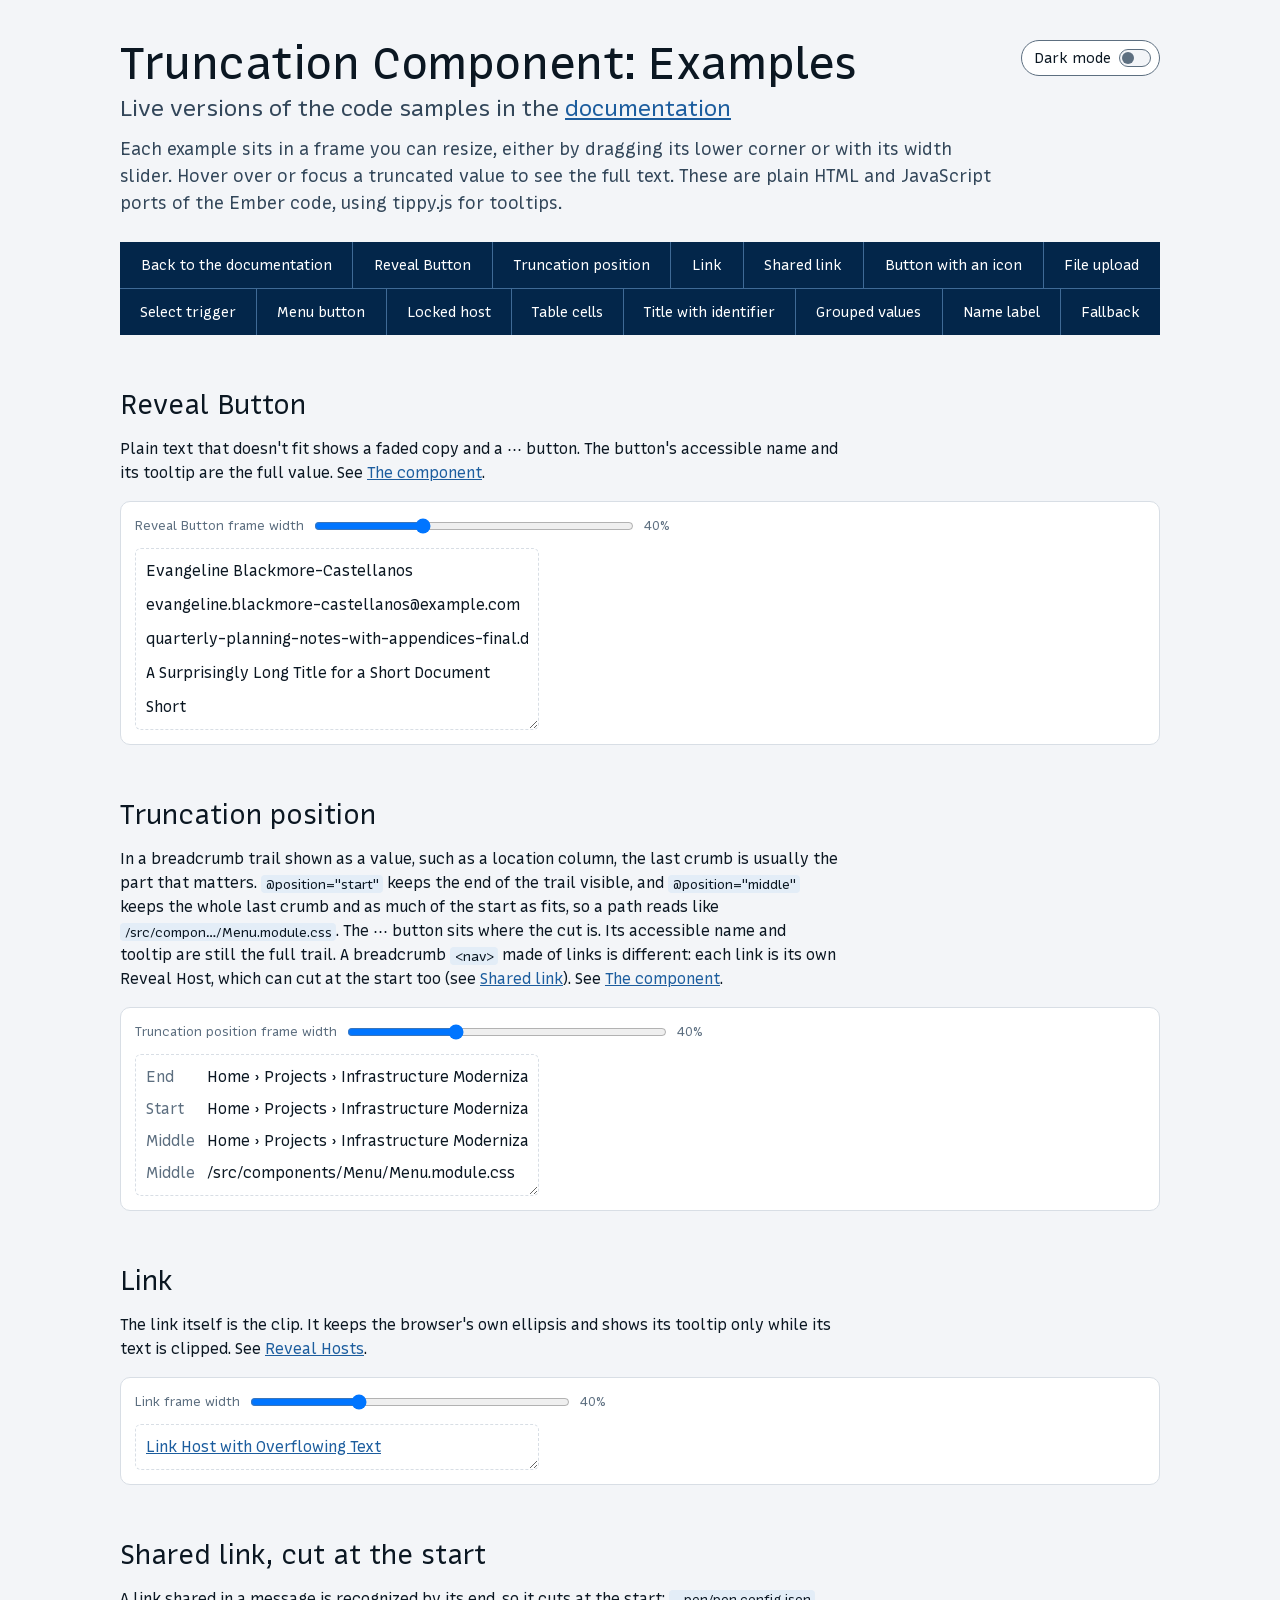
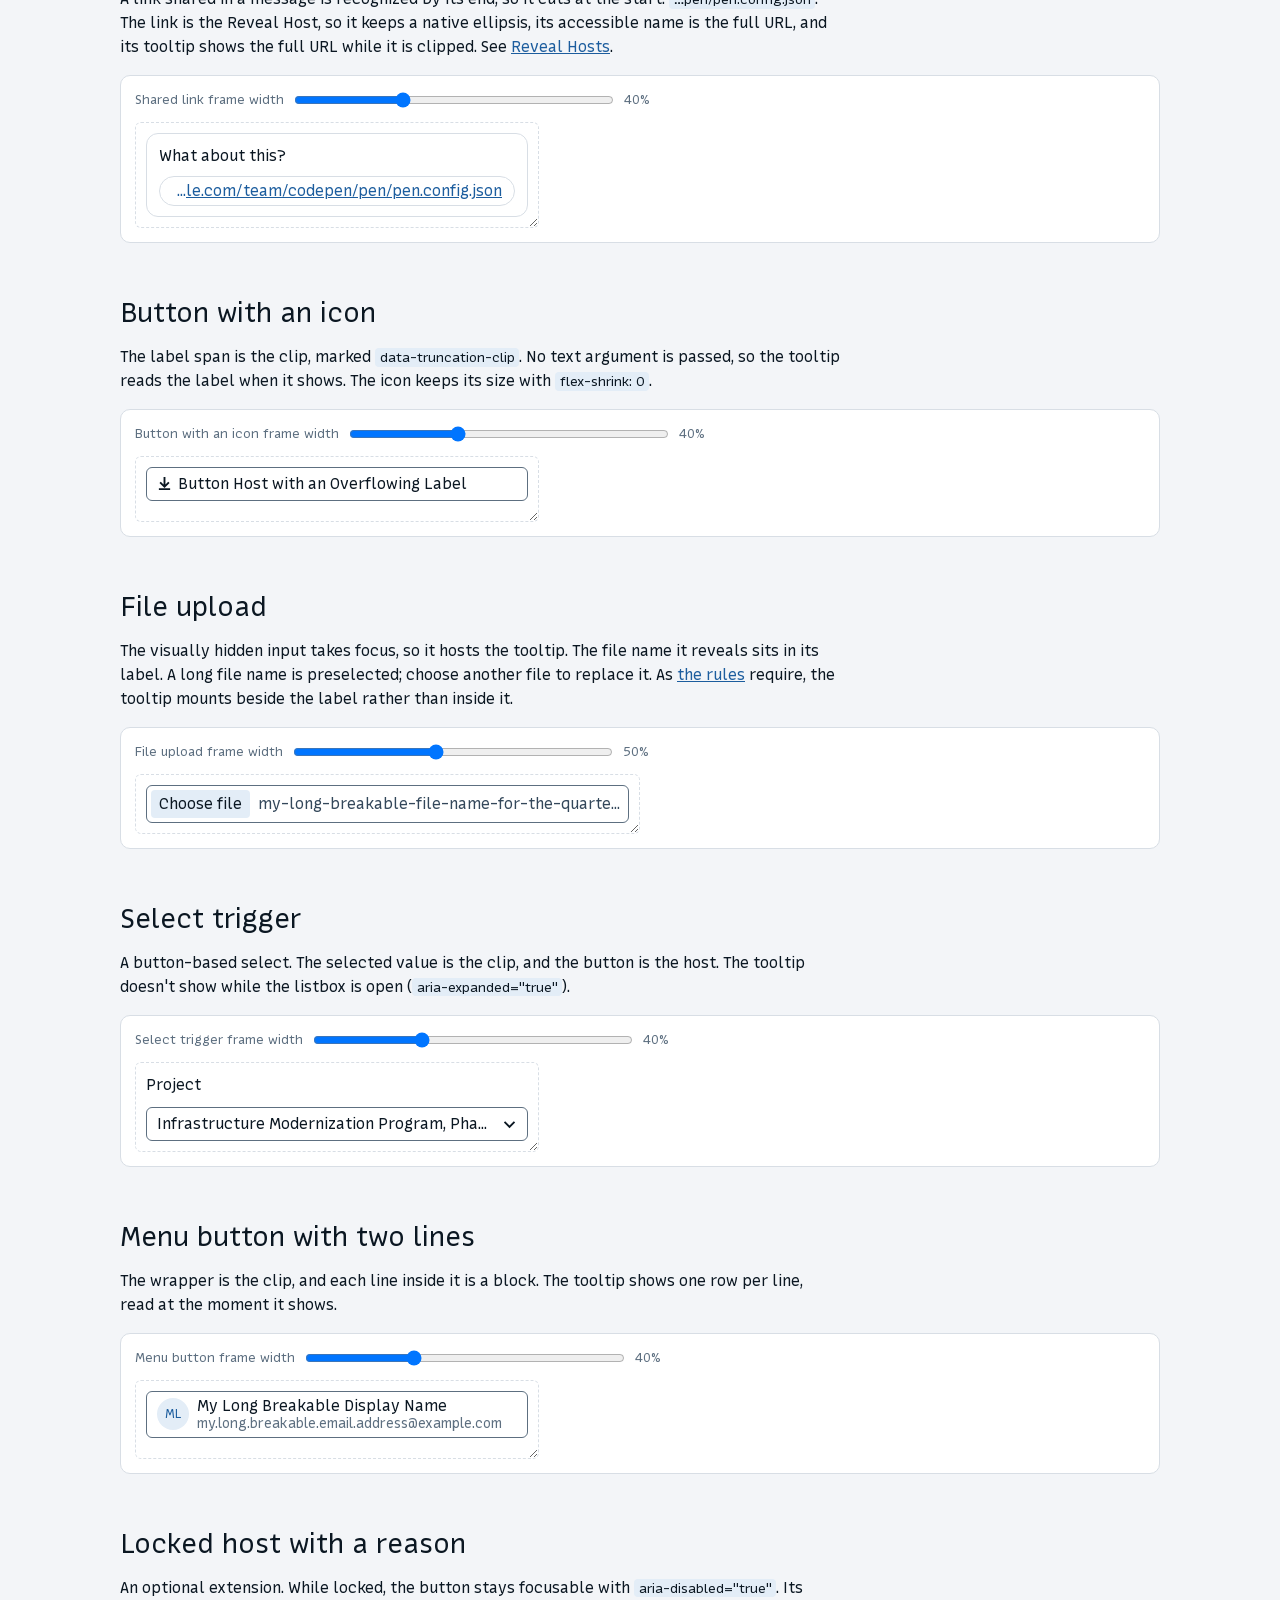
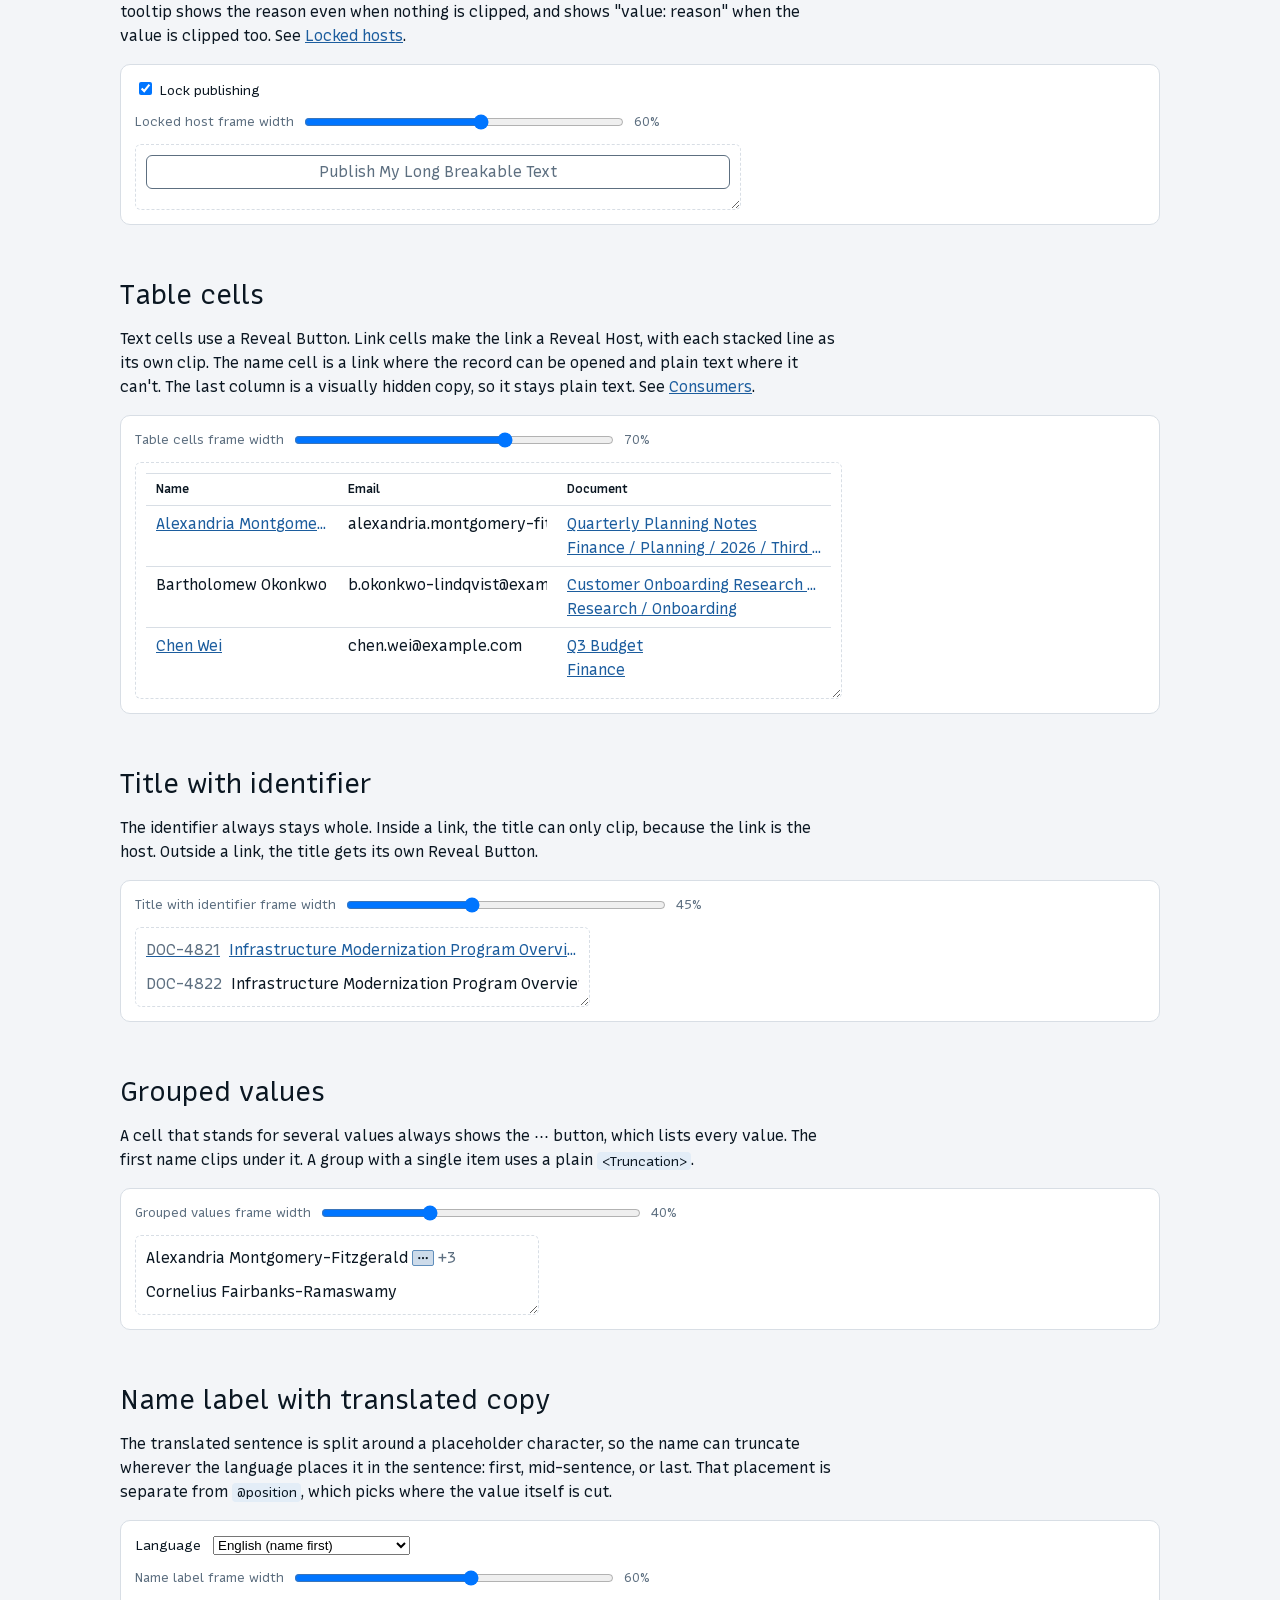
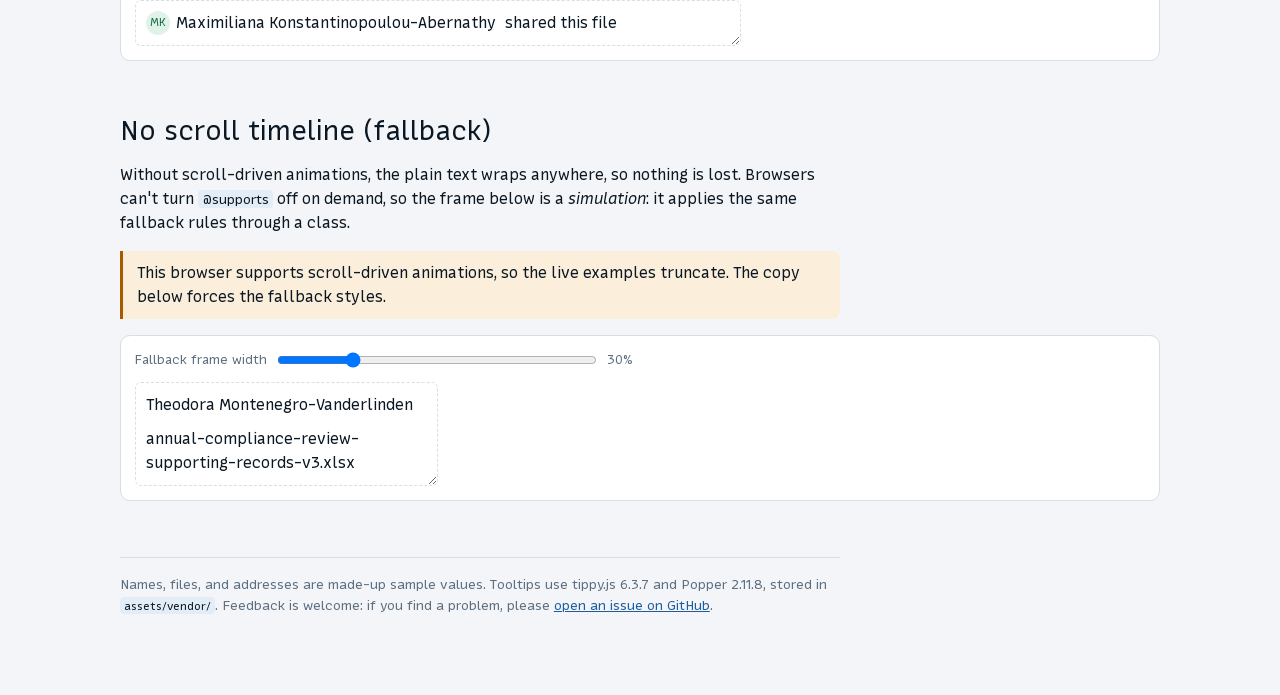
<file: examples.html>
<!doctype html>
<html lang="en">
<head>
<meta charset="utf-8">
<meta name="viewport" content="width=device-width,initial-scale=1,viewport-fit=cover">
<title>Examples · Truncation Component</title>
<link rel="icon" href="assets/favicon.svg" type="image/svg+xml">
<meta property="og:type" content="website">
<meta property="og:site_name" content="Truncation Component">
<meta property="og:title" content="Examples · Truncation Component">
<meta property="og:description" content="Live examples of the Truncation component: Reveal Buttons, Reveal Hosts, tables, and more.">
<meta property="og:url" content="https://melsumner.github.io/a11y-ellipsis/examples.html">
<meta property="og:image" content="https://melsumner.github.io/a11y-ellipsis/assets/og-image.png">
<meta property="og:image:width" content="1200">
<meta property="og:image:height" content="630">
<meta property="og:image:alt" content="Truncation Component: Solving accessible text truncation. A truncated file name followed by a reveal button.">
<meta property="og:locale" content="en_US">
<link rel="preload" href="assets/woff2/0-MonoLisaText-normal.woff2" as="font" type="font/woff2" crossorigin="">
<link rel="stylesheet" href="assets/monolisa-webfont.css">
<link rel="stylesheet" href="style.css">
<script src="theme.js"></script>
<link rel="stylesheet" href="examples.css">
</head>
<body>

<header>
  <hgroup>
    <h1>Truncation Component: Examples</h1>
    <p class="subtitle">Live versions of the code samples in the <a href="index.html">documentation</a></p>
  </hgroup>
  <button type="button" class="theme-toggle" data-theme-toggle aria-pressed="false">Dark mode<span class="theme-toggle__track" aria-hidden="true"></span></button>
  <p class="lede">Each example sits in a frame you can resize, either by dragging its lower corner or with its width slider. Hover over or focus a truncated value to see the full text. These are plain HTML and JavaScript ports of the Ember code, using tippy.js for tooltips.</p>
</header>

<nav class="toc" aria-label="Examples">
  <ol class="toc__list">
    <li><a href="index.html">Back to the documentation</a></li>
    <li><a href="#reveal-button">Reveal Button</a></li>
    <li><a href="#position">Truncation position</a></li>
    <li><a href="#link-host">Link</a></li>
    <li><a href="#shared-link">Shared link</a></li>
    <li><a href="#icon-button">Button with an icon</a></li>
    <li><a href="#file-upload">File upload</a></li>
    <li><a href="#select">Select trigger</a></li>
    <li><a href="#menu">Menu button</a></li>
    <li><a href="#locked">Locked host</a></li>
    <li><a href="#tables">Table cells</a></li>
    <li><a href="#title-with-id">Title with identifier</a></li>
    <li><a href="#items-summary">Grouped values</a></li>
    <li><a href="#name-label">Name label</a></li>
    <li><a href="#fallback">Fallback</a></li>
  </ol>
</nav>

<main>

<section id="reveal-button" aria-labelledby="h-reveal-button">
  <h2 id="h-reveal-button">Reveal Button</h2>
  <p class="prose">Plain text that doesn't fit shows a faded copy and a ⋯ button. The button's accessible name and its tooltip are the full value. See <a href="index.html#component">The component</a>.</p>
  <div class="demo">
    <div class="demo__width"><label for="w-reveal-button">Reveal Button frame width</label><input id="w-reveal-button" type="range" min="10" max="100" value="40" data-demo-width><output for="w-reveal-button" data-demo-width-output></output></div>
    <div class="demo__frame">
      <span data-truncation>Evangeline Blackmore-Castellanos</span>
      <span data-truncation>evangeline.blackmore-castellanos@example.com</span>
      <span data-truncation>quarterly-planning-notes-with-appendices-final.docx</span>
      <span data-truncation>A Surprisingly Long Title for a Short Document</span>
      <span data-truncation>Short</span>
    </div>
  </div>
</section>

<section id="position" aria-labelledby="h-position">
  <h2 id="h-position">Truncation position</h2>
  <p class="prose">In a breadcrumb trail shown as a value, such as a location column, the last crumb is usually the part that matters. <code>@position="start"</code> keeps the end of the trail visible, and <code>@position="middle"</code> keeps the whole last crumb and as much of the start as fits, so a path reads like <code>/src/compon…/Menu.module.css</code>. The ⋯ button sits where the cut is. Its accessible name and tooltip are still the full trail. A breadcrumb <code>&lt;nav&gt;</code> made of links is different: each link is its own Reveal Host, which can cut at the start too (see <a href="#shared-link">Shared link</a>). See <a href="index.html#component">The component</a>.</p>
  <div class="demo">
    <div class="demo__width"><label for="w-position">Truncation position frame width</label><input id="w-position" type="range" min="10" max="100" value="40" data-demo-width><output for="w-position" data-demo-width-output></output></div>
    <div class="demo__frame">
      <dl class="c-position-list">
        <dt>End</dt>
        <dd><span data-truncation>Home › Projects › Infrastructure Modernization › Phase Two › Network Migration Plan</span></dd>
        <dt>Start</dt>
        <dd><span data-truncation="start">Home › Projects › Infrastructure Modernization › Phase Two › Network Migration Plan</span></dd>
        <dt>Middle</dt>
        <dd><span data-truncation="middle">Home › Projects › Infrastructure Modernization › Phase Two › Network Migration Plan</span></dd>
        <dt>Middle</dt>
        <dd><span data-truncation="middle">/src/components/Menu/Menu.module.css</span></dd>
      </dl>
    </div>
  </div>
</section>

<section id="link-host" aria-labelledby="h-link-host">
  <h2 id="h-link-host">Link</h2>
  <p class="prose">The link itself is the clip. It keeps the browser's own ellipsis and shows its tooltip only while its text is clipped. See <a href="index.html#hosts">Reveal Hosts</a>.</p>
  <div class="demo">
    <div class="demo__width"><label for="w-link-host">Link frame width</label><input id="w-link-host" type="range" min="10" max="100" value="40" data-demo-width><output for="w-link-host" data-demo-width-output></output></div>
    <div class="demo__frame">
      <a class="c-truncation-host" href="#link-host" data-truncation-host="Link Host with Overflowing Text">Link Host with Overflowing Text</a>
    </div>
  </div>
</section>

<section id="shared-link" aria-labelledby="h-shared-link">
  <h2 id="h-shared-link">Shared link, cut at the start</h2>
  <p class="prose">A link shared in a message is recognized by its end, so it cuts at the start: <code>…pen/pen.config.json</code>. The link is the Reveal Host, so it keeps a native ellipsis, its accessible name is the full URL, and its tooltip shows the full URL while it is clipped. See <a href="index.html#hosts">Reveal Hosts</a>.</p>
  <div class="demo">
    <div class="demo__width"><label for="w-shared-link">Shared link frame width</label><input id="w-shared-link" type="range" min="10" max="100" value="40" data-demo-width><output for="w-shared-link" data-demo-width-output></output></div>
    <div class="demo__frame">
      <div class="c-message">
        <p class="c-message__text">What about this?</p>
        <a class="c-message__link c-truncation-host c-truncation-host--start" href="#shared-link" data-truncation-host><span>https://example.com/team/codepen/pen/pen.config.json</span></a>
      </div>
    </div>
  </div>
</section>

<section id="icon-button" aria-labelledby="h-icon-button">
  <h2 id="h-icon-button">Button with an icon</h2>
  <p class="prose">The label span is the clip, marked <code>data-truncation-clip</code>. No text argument is passed, so the tooltip reads the label when it shows. The icon keeps its size with <code>flex-shrink: 0</code>.</p>
  <div class="demo">
    <div class="demo__width"><label for="w-icon-button">Button with an icon frame width</label><input id="w-icon-button" type="range" min="10" max="100" value="40" data-demo-width><output for="w-icon-button" data-demo-width-output></output></div>
    <div class="demo__frame">
      <button type="button" class="c-button c-button--with-icon" data-truncation-host data-demo="icon-button">
        <svg class="c-button__icon" viewBox="0 0 16 16" aria-hidden="true" focusable="false"><path d="M7 1h2v8l3-3 1.4 1.4L8 12.8 2.6 7.4 4 6l3 3zM2 13h12v2H2z"/></svg>
        <span class="c-truncation-host" data-truncation-clip>Button Host with an Overflowing Label</span>
      </button>
      <p class="demo__note" role="status" data-status></p>
    </div>
  </div>
</section>

<section id="file-upload" aria-labelledby="h-file-upload">
  <h2 id="h-file-upload">File upload</h2>
  <p class="prose">The visually hidden input takes focus, so it hosts the tooltip. The file name it reveals sits in its label. A long file name is preselected; choose another file to replace it. As <a href="index.html#rules">the rules</a> require, the tooltip mounts beside the label rather than inside it.</p>
  <div class="demo">
    <div class="demo__width"><label for="w-file-upload">File upload frame width</label><input id="w-file-upload" type="range" min="10" max="100" value="50" data-demo-width><output for="w-file-upload" data-demo-width-output></output></div>
    <div class="demo__frame">
      <label class="c-file-upload" data-demo="file-upload">
        <input type="file" class="c-visually-hidden">
        <span class="c-file-upload__button">Choose file</span>
        <span class="c-file-upload__name c-truncation-host" data-truncation-clip></span>
      </label>
    </div>
  </div>
</section>

<section id="select" aria-labelledby="h-select">
  <h2 id="h-select">Select trigger</h2>
  <p class="prose">A button-based select. The selected value is the clip, and the button is the host. The tooltip doesn't show while the listbox is open (<code>aria-expanded="true"</code>).</p>
  <div class="demo">
    <div class="demo__width"><label for="w-select">Select trigger frame width</label><input id="w-select" type="range" min="10" max="100" value="40" data-demo-width><output for="w-select" data-demo-width-output></output></div>
    <div class="demo__frame">
      <span id="select-label">Project</span>
      <div class="c-select" data-demo="select">
        <button type="button" class="c-select__trigger" aria-haspopup="listbox" aria-expanded="false" aria-controls="select-listbox" aria-labelledby="select-label select-value">
          <span id="select-value" class="c-truncation-host" data-truncation-clip>Infrastructure Modernization Program, Phase Two</span>
          <svg class="c-select__chevron" viewBox="0 0 16 16" aria-hidden="true" focusable="false"><path d="M3.4 5.6 8 10.2l4.6-4.6L14 7l-6 6-6-6z"/></svg>
        </button>
        <ul id="select-listbox" class="c-popup" role="listbox" tabindex="-1" aria-labelledby="select-label" hidden>
          <li id="select-opt-1" role="option" aria-selected="true">Infrastructure Modernization Program, Phase Two</li>
          <li id="select-opt-2" role="option" aria-selected="false">Customer Onboarding Experience Research</li>
          <li id="select-opt-3" role="option" aria-selected="false">Q3 Budget</li>
        </ul>
      </div>
    </div>
  </div>
</section>

<section id="menu" aria-labelledby="h-menu">
  <h2 id="h-menu">Menu button with two lines</h2>
  <p class="prose">The wrapper is the clip, and each line inside it is a block. The tooltip shows one row per line, read at the moment it shows.</p>
  <div class="demo">
    <div class="demo__width"><label for="w-menu">Menu button frame width</label><input id="w-menu" type="range" min="10" max="100" value="40" data-demo-width><output for="w-menu" data-demo-width-output></output></div>
    <div class="demo__frame">
      <div class="c-menu" data-demo="menu">
        <button type="button" class="c-profile-chip" aria-haspopup="menu" aria-expanded="false" aria-controls="profile-menu">
          <span class="c-profile-chip__avatar" aria-hidden="true">ML</span>
          <span class="c-profile-chip__lines" data-truncation-clip>
            <span class="c-truncation-host">My Long Breakable Display Name</span>
            <span class="c-truncation-host">my.long.breakable.email.address@example.com</span>
          </span>
        </button>
        <ul id="profile-menu" class="c-popup" role="menu" hidden>
          <li role="none"><button type="button" class="c-button--reset" role="menuitem" tabindex="-1">Profile</button></li>
          <li role="none"><button type="button" class="c-button--reset" role="menuitem" tabindex="-1">Settings</button></li>
          <li role="none"><button type="button" class="c-button--reset" role="menuitem" tabindex="-1">Sign out</button></li>
        </ul>
      </div>
      <p class="demo__note" role="status" data-status></p>
    </div>
  </div>
</section>

<section id="locked" aria-labelledby="h-locked">
  <h2 id="h-locked">Locked host with a reason</h2>
  <p class="prose">An optional extension. While locked, the button stays focusable with <code>aria-disabled="true"</code>. Its tooltip shows the reason even when nothing is clipped, and shows "value: reason" when the value is clipped too. See <a href="index.html#reason">Locked hosts</a>.</p>
  <div class="demo">
    <div class="demo__controls"><label><input type="checkbox" data-demo="locked-toggle" checked> Lock publishing</label></div>
    <div class="demo__width"><label for="w-locked">Locked host frame width</label><input id="w-locked" type="range" min="10" max="100" value="60" data-demo-width><output for="w-locked" data-demo-width-output></output></div>
    <div class="demo__frame">
      <button type="button" class="c-button c-truncation-host" data-demo="locked">Publish My Long Breakable Text</button>
      <p class="demo__note" role="status" data-status></p>
    </div>
  </div>
</section>

<section id="tables" aria-labelledby="h-tables">
  <h2 id="h-tables">Table cells</h2>
  <p class="prose">Text cells use a Reveal Button. Link cells make the link a Reveal Host, with each stacked line as its own clip. The name cell is a link where the record can be opened and plain text where it can't. The last column is a visually hidden copy, so it stays plain text. See <a href="index.html#consumers">Consumers</a>.</p>
  <div class="demo">
    <div class="demo__width"><label for="w-tables">Table cells frame width</label><input id="w-tables" type="range" min="10" max="100" value="70" data-demo-width><output for="w-tables" data-demo-width-output></output></div>
    <div class="demo__frame">
      <table class="c-table">
        <caption class="c-visually-hidden">Shared documents</caption>
        <colgroup><col style="inline-size:28%"><col style="inline-size:32%"><col style="inline-size:40%"></colgroup>
        <thead>
          <tr><th scope="col">Name</th><th scope="col">Email</th><th scope="col">Document</th><th scope="col" class="c-visually-hidden">Summary</th></tr>
        </thead>
        <tbody>
          <tr>
            <td class="c-table__cell"><a class="c-truncation-host" href="#tables" data-truncation-host="Alexandria Montgomery-Fitzgerald">Alexandria Montgomery-Fitzgerald</a></td>
            <td class="c-table__cell"><span data-truncation data-test-text>alexandria.montgomery-fitzgerald@example.com</span></td>
            <td class="c-table__cell">
              <a class="c-link" href="#tables" data-truncation-host>
                <span class="c-truncation-host" data-truncation-clip>Quarterly Planning Notes</span>
                <span class="c-truncation-host" data-truncation-clip>Finance / Planning / 2026 / Third Quarter</span>
              </a>
            </td>
            <td class="c-table__cell c-visually-hidden">Alexandria Montgomery-Fitzgerald shared Quarterly Planning Notes</td>
          </tr>
          <tr>
            <td class="c-table__cell"><span data-truncation>Bartholomew Okonkwo-Lindqvist</span></td>
            <td class="c-table__cell"><span data-truncation data-test-text>b.okonkwo-lindqvist@example.com</span></td>
            <td class="c-table__cell">
              <a class="c-link" href="#tables" data-truncation-host>
                <span class="c-truncation-host" data-truncation-clip>Customer Onboarding Research Synthesis</span>
                <span class="c-truncation-host" data-truncation-clip>Research / Onboarding</span>
              </a>
            </td>
            <td class="c-table__cell c-visually-hidden">Bartholomew Okonkwo-Lindqvist shared Customer Onboarding Research Synthesis</td>
          </tr>
          <tr>
            <td class="c-table__cell"><a class="c-truncation-host" href="#tables" data-truncation-host="Chen Wei">Chen Wei</a></td>
            <td class="c-table__cell"><span data-truncation data-test-text>chen.wei@example.com</span></td>
            <td class="c-table__cell">
              <a class="c-link" href="#tables" data-truncation-host>
                <span class="c-truncation-host" data-truncation-clip>Q3 Budget</span>
                <span class="c-truncation-host" data-truncation-clip>Finance</span>
              </a>
            </td>
            <td class="c-table__cell c-visually-hidden">Chen Wei shared Q3 Budget</td>
          </tr>
        </tbody>
      </table>
    </div>
  </div>
</section>

<section id="title-with-id" aria-labelledby="h-title-with-id">
  <h2 id="h-title-with-id">Title with identifier</h2>
  <p class="prose">The identifier always stays whole. Inside a link, the title can only clip, because the link is the host. Outside a link, the title gets its own Reveal Button.</p>
  <div class="demo">
    <div class="demo__width"><label for="w-title-with-id">Title with identifier frame width</label><input id="w-title-with-id" type="range" min="10" max="100" value="45" data-demo-width><output for="w-title-with-id" data-demo-width-output></output></div>
    <div class="demo__frame">
      <a class="c-title-with-id" href="#title-with-id" data-truncation-host>
        <span class="c-title-with-id__identifier" data-test-identifier>DOC-4821</span>
        <span class="c-title-with-id__title c-truncation-host" data-test-title data-truncation-clip>Infrastructure Modernization Program Overview</span>
      </a>
      <div class="c-title-with-id">
        <span class="c-title-with-id__identifier" data-test-identifier>DOC-4822</span>
        <span data-truncation class="c-title-with-id__title" data-test-title>Infrastructure Modernization Program Overview</span>
      </div>
    </div>
  </div>
</section>

<section id="items-summary" aria-labelledby="h-items-summary">
  <h2 id="h-items-summary">Grouped values</h2>
  <p class="prose">A cell that stands for several values always shows the ⋯ button, which lists every value. The first name clips under it. A group with a single item uses a plain <code>&lt;Truncation&gt;</code>.</p>
  <div class="demo">
    <div class="demo__width"><label for="w-items-summary">Grouped values frame width</label><input id="w-items-summary" type="range" min="10" max="100" value="40" data-demo-width><output for="w-items-summary" data-demo-width-output></output></div>
    <div class="demo__frame">
      <div class="c-items-summary" data-test-items-summary>
        <span class="c-items-summary__name" data-test-items-name>Alexandria Montgomery-Fitzgerald</span>
        <button type="button" class="c-button--reset c-button--icon-only c-truncation__reveal c-items-summary__reveal" aria-label="Alexandria Montgomery-Fitzgerald, Bartholomew Okonkwo-Lindqvist, Chen Wei, Dagny Sørensen" data-test-items-reveal data-items-reveal>
          <svg class="c-truncation__reveal-icon" viewBox="0 0 16 16" aria-hidden="true" focusable="false"><circle cx="3" cy="8" r="1.5"/><circle cx="8" cy="8" r="1.5"/><circle cx="13" cy="8" r="1.5"/></svg>
        </button>
        <span class="c-items-summary__count" data-test-items-count>+3</span>
      </div>
      <div class="c-items-summary" data-test-items-summary>
        <span data-truncation data-test-items-name>Cornelius Fairbanks-Ramaswamy</span>
      </div>
    </div>
  </div>
</section>

<section id="name-label" aria-labelledby="h-name-label">
  <h2 id="h-name-label">Name label with translated copy</h2>
  <p class="prose">The translated sentence is split around a placeholder character, so the name can truncate wherever the language places it in the sentence: first, mid-sentence, or last. That placement is separate from <code>@position</code>, which picks where the value itself is cut.</p>
  <div class="demo">
    <div class="demo__controls">
      <label for="name-label-locale">Language</label>
      <select id="name-label-locale" data-demo="name-label-locale">
        <option value="en">English (name first)</option>
        <option value="de">Deutsch (name in the middle)</option>
        <option value="ja">日本語 (name last)</option>
      </select>
    </div>
    <div class="demo__width"><label for="w-name-label">Name label frame width</label><input id="w-name-label" type="range" min="10" max="100" value="60" data-demo-width><output for="w-name-label" data-demo-width-output></output></div>
    <div class="demo__frame">
      <div data-demo="name-label"></div>
    </div>
  </div>
</section>

<section id="fallback" aria-labelledby="h-fallback">
  <h2 id="h-fallback">No scroll timeline (fallback)</h2>
  <p class="prose">Without scroll-driven animations, the plain text wraps anywhere, so nothing is lost. Browsers can't turn <code>@supports</code> off on demand, so the frame below is a <em>simulation</em>: it applies the same fallback rules through a class.</p>
  <p class="callout" data-demo="support"></p>
  <div class="demo">
    <div class="demo__width"><label for="w-fallback">Fallback frame width</label><input id="w-fallback" type="range" min="10" max="100" value="30" data-demo-width><output for="w-fallback" data-demo-width-output></output></div>
    <div class="demo__frame is-simulated-fallback">
      <span data-truncation>Theodora Montenegro-Vanderlinden</span>
      <span data-truncation>annual-compliance-review-supporting-records-v3.xlsx</span>
    </div>
  </div>
</section>

<footer>Names, files, and addresses are made-up sample values. Tooltips use tippy.js 6.3.7 and Popper 2.11.8, stored in <code>assets/vendor/</code>. Feedback is welcome: if you find a problem, please <a href="https://github.com/MelSumner/a11y-ellipsis/issues">open an issue on GitHub</a>.</footer>
</main>

<script src="assets/vendor/popper.min.js"></script>
<script src="assets/vendor/tippy-bundle.umd.min.js"></script>
<script src="examples.js"></script>
<script src="viewport-debug.js"></script>
</body>
</html>
</file>
<file: style.css>
:root{color-scheme:light;box-sizing:border-box;padding-top:env(safe-area-inset-top,0px);padding-bottom:env(safe-area-inset-bottom,0px)}html{scroll-padding-top:env(safe-area-inset-top,0px)}body{margin:0;padding:0;font:.875rem -apple-system,BlinkMacSystemFont,sans-serif;background:#fff;color:#000}img{max-width:100%}[hidden]:not([hidden=until-found i]){display:none!important}

/* MonoLisaText: variable weight, split into unicode-range subsets (Basic Latin, punctuation, fractions, technical, misc symbols). */
@font-face{font-family:"MonoLisaText";font-style:normal;font-weight:1 1000;font-display:swap;src:url("assets/woff2/0-MonoLisaText-normal.woff2") format("woff2");unicode-range:U+0020-007E}
@font-face{font-family:"MonoLisaText";font-style:italic;font-weight:1 1000;font-display:swap;src:url("assets/woff2/1-MonoLisaText-italic.woff2") format("woff2");unicode-range:U+0020-007E}
@font-face{font-family:"MonoLisaText";font-style:normal;font-weight:1 1000;font-display:swap;src:url("assets/woff2/2-MonoLisaText-normal.woff2") format("woff2");unicode-range:U+2013-2014,U+2018-201A,U+201C-201E,U+2020-2022,U+2026,U+2030,U+2039-203A,U+2044}
@font-face{font-family:"MonoLisaText";font-style:italic;font-weight:1 1000;font-display:swap;src:url("assets/woff2/3-MonoLisaText-italic.woff2") format("woff2");unicode-range:U+2013-2014,U+2018-201A,U+201C-201E,U+2020-2022,U+2026,U+2030,U+2039-203A,U+2044}
@font-face{font-family:"MonoLisaText";font-style:normal;font-weight:1 1000;font-display:swap;src:url("assets/woff2/4-MonoLisaText-normal.woff2") format("woff2");unicode-range:U+2150,U+2153-215E}
@font-face{font-family:"MonoLisaText";font-style:italic;font-weight:1 1000;font-display:swap;src:url("assets/woff2/5-MonoLisaText-italic.woff2") format("woff2");unicode-range:U+2150,U+2153-215E}
@font-face{font-family:"MonoLisaText";font-style:normal;font-weight:1 1000;font-display:swap;src:url("assets/woff2/6-MonoLisaText-normal.woff2") format("woff2");unicode-range:U+2601,U+2607,U+2610-2612,U+261A-261F,U+2639-263C,U+263E,U+2665}
@font-face{font-family:"MonoLisaText";font-style:italic;font-weight:1 1000;font-display:swap;src:url("assets/woff2/7-MonoLisaText-italic.woff2") format("woff2");unicode-range:U+2601,U+2607,U+2610-2612,U+261A-261F,U+2639-263C,U+263E,U+2665}
@font-face{font-family:"MonoLisaText";font-style:normal;font-weight:1 1000;font-display:swap;src:url("assets/woff2/8-MonoLisaText-normal.woff2") format("woff2");unicode-range:U+2318,U+2325-2328,U+232B,U+2387,U+238B,U+23CE-23CF,U+23FB-23FE}
@font-face{font-family:"MonoLisaText";font-style:italic;font-weight:1 1000;font-display:swap;src:url("assets/woff2/9-MonoLisaText-italic.woff2") format("woff2");unicode-range:U+2318,U+2325-2328,U+232B,U+2387,U+238B,U+23CE-23CF,U+23FB-23FE}

/* Layout: one reading column (prose at ~80ch), code and diagrams allowed wider; code wraps, diagrams scroll. */
:root{
  --ground:#f3f5f8; --panel:#ffffff; --ink:#0b1722; --ink-2:#33475a; --muted:#5d6f80; --line:#d8dee5;
  --accent:#1c5d9e; --accent-soft:#e3edf7; --state:#a85a00; --state-soft:#fbefdc; --ok:#1d7148; --ok-soft:#e1f2e8;
  --code-bg:#0f1a26; --code-fg:#dbe6f0; --code-dim:#7f93a6; --code-kw:#8cc4ff; --code-str:#a8dc9b; --code-num:#f5b971; --code-fn:#e7a4ff; --code-attr:#7fdbd2;
  --display:"MonoLisaText",ui-monospace,Menlo,Consolas,monospace;
  --body:"MonoLisaText",ui-monospace,Menlo,Consolas,monospace;
  --mono:"MonoLisaText",ui-monospace,Menlo,Consolas,monospace;
  --code-font:"MonoLisaCode",ui-monospace,Menlo,Consolas,monospace;
}
@media (prefers-color-scheme:dark){:root:not([data-theme="light"]){
  --ground:#0e141b; --panel:#151d26; --ink:#e7edf3; --ink-2:#c3cfda; --muted:#8c9cac; --line:#2a3644;
  --accent:#78afe6; --accent-soft:#1c2c3d; --state:#f2a654; --state-soft:#3a2914; --ok:#74cf9f; --ok-soft:#163223;
  --code-bg:#1a2431; --code-fg:#dbe6f0; --code-dim:#7f93a6; --code-kw:#8cc4ff; --code-str:#a8dc9b; --code-num:#f5b971; --code-fn:#e7a4ff; --code-attr:#7fdbd2;
  color-scheme:dark}}
:root[data-theme="dark"]{
  --ground:#0e141b; --panel:#151d26; --ink:#e7edf3; --ink-2:#c3cfda; --muted:#8c9cac; --line:#2a3644;
  --accent:#78afe6; --accent-soft:#1c2c3d; --state:#f2a654; --state-soft:#3a2914; --ok:#74cf9f; --ok-soft:#163223;
  --code-bg:#1a2431; --code-fg:#dbe6f0; --code-dim:#7f93a6; --code-kw:#8cc4ff; --code-str:#a8dc9b; --code-num:#f5b971; --code-fn:#e7a4ff; --code-attr:#7fdbd2;
  color-scheme:dark}
*{box-sizing:border-box}
body{margin:0;background:var(--ground);color:var(--ink);font-family:var(--body);font-size:.9375rem;line-height:1.6;
  padding-left:max(16px,env(safe-area-inset-left,0px));padding-right:max(16px,env(safe-area-inset-right,0px));padding-block:40px 80px}
main{max-width:1040px;margin:0 auto;display:flex;flex-direction:column;gap:56px}
.prose{max-width:80ch}
h1,h2,h3,h4{font-family:var(--display);text-wrap:balance;margin:0;color:var(--ink)}
h1{font-size:clamp(1.875rem,5vw,2.75rem);font-weight:450;letter-spacing:-.01em;line-height:1.08}
hgroup{display:flex;flex-direction:column;gap:6px;margin:0}
.subtitle{font-family:var(--display);font-size:clamp(1.125rem,2.5vw,1.375rem);font-weight:400;color:var(--ink-2);line-height:1.3}
.byline{font-size:.875rem;color:var(--muted)}
h2{font-size:clamp(1.375rem,1.2rem + .6vw,1.625rem);font-weight:400;line-height:1.15}
h3{font-size:clamp(1.125rem,1rem + .4vw,1.25rem);font-weight:400;line-height:1.25}
h4{font-size:1.0625rem;font-weight:400;line-height:1.3;margin-top:6px}
p{margin:0}
a{color:var(--accent)}
code{font-family:var(--mono);font-size:.86em;background:var(--accent-soft);color:var(--ink);padding:.05em .35em;border-radius:4px;overflow-wrap:anywhere}
kbd{font-family:var(--mono);font-size:.86em;background:var(--panel);color:var(--ink);padding:.05em .4em;border:1px solid var(--line);border-bottom-width:2px;border-radius:4px}
.eyebrow{font-family:var(--mono);font-size:.75rem;letter-spacing:.12em;text-transform:uppercase;color:var(--accent);margin:0}
header{display:grid;grid-template-columns:minmax(0,1fr) auto;column-gap:32px;row-gap:14px;max-width:1040px;margin:0 auto 24px}
header>*{grid-column:1/-1}
header>hgroup{grid-column:1}
header>.theme-toggle{grid-column:2;grid-row:1;align-self:start}
.theme-toggle{display:inline-flex;align-items:center;gap:8px;font:inherit;font-size:.875rem;color:var(--ink);background:var(--panel);border:1px solid var(--muted);border-radius:999px;padding:6px 8px 6px 12px;cursor:pointer;white-space:nowrap}
.theme-toggle:hover{background:var(--accent-soft)}
.theme-toggle:focus-visible{outline:2px solid var(--accent);outline-offset:2px}
/* The knob's position shows the state, so it doesn't rely on color alone. */
.theme-toggle__track{position:relative;flex:none;inline-size:2rem;block-size:1.125rem;border:1px solid var(--muted);border-radius:999px;background:var(--ground)}
.theme-toggle__track::after{content:"";position:absolute;inset-block-start:2px;inset-inline-start:2px;inline-size:.75rem;block-size:.75rem;border-radius:50%;background:var(--muted);transition:transform .15s}
.theme-toggle[aria-pressed="true"] .theme-toggle__track{background:var(--accent);border-color:var(--accent)}
.theme-toggle[aria-pressed="true"] .theme-toggle__track::after{transform:translateX(.875rem);background:var(--panel)}
@media (prefers-reduced-motion:reduce){.theme-toggle__track::after{transition:none}}
.lede{font-size:1.0625rem;color:var(--ink-2);max-width:80ch}
.chips{display:flex;flex-wrap:wrap;gap:8px}
.chip{font-family:var(--mono);font-size:.75rem;padding:3px 10px;border:1px solid var(--line);border-radius:999px;background:var(--panel);color:var(--ink-2)}
.chip b{color:var(--ink);font-weight:500}
/* Bleeds past the body's inline padding on narrow screens; caps at main's 1040px on wide ones. */
nav.toc{--nav-bg:#03264a;--nav-bg-hover:#0b3d70;--nav-line:#3f6a96;--nav-ink:#ffffff;--nav-highlight:#ffcc00;margin:0 max(calc(-1 * max(16px,env(safe-area-inset-right,0px))),calc((100% - 1040px) / 2)) 56px max(calc(-1 * max(16px,env(safe-area-inset-left,0px))),calc((100% - 1040px) / 2));padding-inline:env(safe-area-inset-left,0px) env(safe-area-inset-right,0px);background:var(--nav-bg)}
/* The list's background shows through the 1px gaps as dividers between items and rows. */
.toc__list{list-style:none;margin:0;padding:0;display:flex;flex-wrap:wrap;gap:1px;background:var(--nav-line)}
.toc__list li{flex:1 1 auto;display:flex;background:var(--nav-bg)}
.toc__list a{flex:1;display:block;padding:12px 16px;font-size:.875rem;color:var(--nav-ink);text-align:center;text-decoration:none;white-space:nowrap}
.toc__list a:hover,.toc__list a:focus-visible{background:var(--nav-bg-hover);text-decoration:underline;text-decoration-color:var(--nav-highlight);text-decoration-thickness:3px;text-underline-offset:6px}
.toc__list a:focus-visible{outline:3px solid var(--nav-highlight);outline-offset:-3px}
/* A dark navy can't reach 3:1 against the near-black dark ground, so its edges carry the contrast. */
@media (prefers-color-scheme:dark){:root:not([data-theme="light"]) nav.toc{border-block:1px solid var(--muted)}}
:root[data-theme="dark"] nav.toc{border-block:1px solid var(--muted)}
section{display:flex;flex-direction:column;gap:16px;scroll-margin-top:16px}
.diagram{background:var(--panel);border:1px solid var(--line);border-radius:10px;padding:18px;overflow-x:auto}
.diagram pre.mermaid{margin:0;background:transparent;display:flex;justify-content:center;min-width:640px}
.diagram figcaption,.code figcaption{font-size:.78125rem;color:var(--muted)}
figure{margin:0;display:flex;flex-direction:column;gap:8px;min-width:0}
.code{min-width:0;gap:0;border:1px solid var(--line);border-radius:10px;overflow:hidden;background:var(--panel)}
.code figcaption{display:flex;flex-wrap:wrap;gap:4px 12px;align-items:baseline;padding:8px 14px;border-bottom:1px solid var(--line)}
.code figcaption .path{font-family:var(--mono);color:var(--ink-2)}
.code figcaption .at{font-family:var(--mono)}
.code pre{margin:0;background:var(--code-bg);color:var(--code-fg);box-shadow:inset 3px 0 0 var(--accent);padding:14px 16px 14px 19px;white-space:pre-wrap;font-family:var(--code-font);font-size:.78125rem;line-height:1.55;tab-size:2}
.code pre code{background:none;padding:0;color:inherit;font-family:inherit;font-size:inherit;overflow-wrap:anywhere;white-space:pre-wrap}
.hljs-comment,.hljs-quote{color:var(--code-dim);font-style:italic}
.hljs-keyword,.hljs-selector-tag,.hljs-meta .hljs-keyword,.hljs-literal{color:var(--code-kw)}
.hljs-string,.hljs-template-tag,.hljs-addition,.hljs-regexp{color:var(--code-str)}
.hljs-number,.hljs-built_in,.hljs-type{color:var(--code-num)}
.hljs-title,.hljs-title.function_,.hljs-section,.hljs-selector-pseudo{color:var(--code-fn)}
.hljs-attr,.hljs-attribute,.hljs-property,.hljs-selector-class,.hljs-selector-attr,.hljs-variable,.hljs-name,.hljs-tag{color:var(--code-attr)}
table.flv{border-collapse:collapse;width:100%;font-size:.875rem;background:var(--panel);border:1px solid var(--line);border-radius:10px;overflow:hidden}
.tbl{overflow-x:auto;border-radius:10px}
table.flv th,table.flv td{text-align:left;vertical-align:top;padding:10px 12px;border-top:1px solid var(--line)}
table.flv thead th{font-size:.71875rem;letter-spacing:.06em;text-transform:uppercase;color:var(--muted);border-top:0;background:var(--ground)}
table.flv td:first-child{font-weight:600;white-space:nowrap}
.pill{display:inline-block;font-size:.71875rem;font-weight:600;padding:1px 8px;border-radius:999px;white-space:nowrap}
.pill.btn{background:var(--accent-soft);color:var(--accent)}
.pill.host{background:var(--ok-soft);color:var(--ok)}
.pill.state{background:var(--state-soft);color:var(--state)}
.callout{border-left:3px solid var(--state);background:var(--state-soft);padding:10px 14px;border-radius:0 8px 8px 0;max-width:80ch;color:var(--ink)}
ol.steps,ol.list,ul.list{margin:0;padding-inline-start:22px;display:grid;gap:6px;max-width:80ch}
.two{display:grid;grid-template-columns:repeat(auto-fit,minmax(min(100%,420px),1fr));gap:16px}
footer{font-size:.8125rem;color:var(--muted);border-top:1px solid var(--line);padding-top:16px;max-width:80ch}
@media (prefers-reduced-motion:reduce){*{scroll-behavior:auto!important}}

.mermaid-diagram{margin-block:4px;min-width:640px}
.mermaid-diagram svg{display:block;margin:0 auto;max-width:100%;height:auto}
.mermaid-diagram .mmd-dark{display:none}
@media (prefers-color-scheme:dark){:root:not([data-theme="light"]) .mermaid-diagram .mmd-light{display:none}:root:not([data-theme="light"]) .mermaid-diagram .mmd-dark{display:block}}
:root[data-theme="dark"] .mermaid-diagram .mmd-light{display:none}
:root[data-theme="dark"] .mermaid-diagram .mmd-dark{display:block}

/* Marks the parts of the implementation that lean on tippy.js, and the parts that are plain DOM. */
.pill.lib{background:var(--state-soft);color:var(--state)}
.code figcaption .pill{align-self:center}
table.flv.wrap td:first-child{white-space:normal;min-inline-size:14ch}
</file>
<file: examples.css>
/* ------------ Design-system tokens the documented CSS refers to ------------ */
:root {
  --color-accent-200: color-mix(in srgb, var(--accent) 22%, var(--panel));
  /* 70% keeps 3:1 against the panel and under the ⋯ dots, in both color schemes. */
  --color-accent-300: color-mix(in srgb, var(--accent) 70%, var(--panel));
  --color-accent-500: var(--accent);
  --color-text: var(--ink);
  --spacing-3xs: 2px;
  /* Control boundaries need 3:1 (WCAG 1.4.11); --line is decorative only. */
  --control-line: var(--muted);
}

/* Button resets come first so the Reveal Button's own rules override them. */
.c-button {
  align-items: center;
  background: var(--panel);
  border: 1px solid var(--control-line);
  border-radius: 6px;
  color: var(--ink);
  cursor: pointer;
  display: inline-flex;
  font: inherit;
  gap: 6px;
  max-inline-size: 100%;
  min-inline-size: 0;
  padding: 4px 10px;
}

.c-button:hover {
  background: var(--accent-soft);
}

.c-button[aria-disabled='true'] {
  color: var(--muted);
  cursor: not-allowed;
}

.c-button--reset {
  background: none;
  border: 0;
  color: inherit;
  font: inherit;
  margin: 0;
  padding: 0;
}

.c-button--reset:focus {
  border: 0;
}

.c-button--icon-only {
  align-items: center;
  cursor: pointer;
  display: inline-flex;
  justify-content: center;
}

.c-button--icon-only:focus-visible {
  outline: 2px solid var(--accent);
  outline-offset: 2px;
}

/* ------------ Truncation (styles/components/_truncation.css) ------------ */
.c-truncation {
  --c-truncation-focus-ring: 4px;

  align-items: center;
  animation: c-truncation-overflowing linear both;
  animation-timeline: --c-truncation;
  display: flex;
  flex: 0 1 auto;
  min-inline-size: 0;
  position: relative;
  timeline-scope: --c-truncation;
}

@keyframes c-truncation-overflowing {
  from,
  to {
    --c-truncation-overflowing: 1;
  }
}

.c-truncation__plain {
  min-inline-size: 0;
  overflow: hidden;
  scroll-timeline: --c-truncation inline;
  white-space: nowrap;
}

.c-truncation__overflow {
  align-items: center;
  column-gap: var(--spacing-3xs);
  display: none;
  min-inline-size: 0;
  padding-inline-end: var(--c-truncation-focus-ring);
}

.c-truncation__text {
  mask-image: linear-gradient(to left, transparent, #000 2.5ch);
  min-inline-size: 0;
  overflow: hidden;
  text-overflow: clip;
  white-space: nowrap;
}

/* Clips at its start: an end-aligned flex item that is too wide overflows toward the start. */
.c-truncation__text--start {
  display: flex;
  justify-content: flex-end;
  mask-image: linear-gradient(to right, transparent, #000 2.5ch);
}

.c-truncation__text--start > span {
  flex: none;
}

/* The last segment stays whole until the head is gone; past that it clips at its start. */
.c-truncation__text--whole {
  flex-shrink: 0;
  mask-image: none;
  max-inline-size: calc(100% - 1.375rem - var(--spacing-3xs) - var(--c-truncation-focus-ring));
}

/* The focus-ring budget follows the Reveal Button to wherever the cut is. */
.c-truncation--start .c-truncation__overflow {
  padding-inline: var(--c-truncation-focus-ring) 0;
}

.c-truncation--middle .c-truncation__overflow {
  padding-inline-end: 0;
}

/* A collapsed head still leaves room for the Reveal Button's focus ring. */
.c-truncation--middle .c-truncation__text:first-child {
  min-inline-size: calc(var(--c-truncation-focus-ring) - var(--spacing-3xs));
}

@container style(--c-truncation-overflowing: 1) {
  .c-truncation__plain {
    block-size: 0;
    inset-block-start: 0;
    inset-inline: 0;
    position: absolute;
    visibility: hidden;
  }

  .c-truncation__overflow {
    display: flex;
  }
}

.c-truncation__reveal {
  background-color: var(--color-accent-200);
  block-size: calc(1lh - 2 * var(--c-truncation-focus-ring));
  border: 1px solid var(--color-accent-300);
  border-radius: 2px;
  color: var(--color-text);
  flex: none;
  inline-size: 1.375rem;
}

.c-truncation__reveal:hover,
.c-truncation__reveal:focus,
.c-truncation__reveal:focus-visible {
  background-color: var(--color-accent-300);
  border: 1px solid var(--color-accent-500);
}

.c-truncation__reveal-icon {
  fill: currentcolor;
  inline-size: 0.75rem;
}

@supports not ((animation-timeline: --a) and (timeline-scope: --a)) {
  .c-truncation__plain {
    overflow-wrap: anywhere;
    white-space: normal;
  }
}

.c-truncation-host {
  display: block;
  max-inline-size: 100%;
  min-inline-size: 0;
  overflow: hidden;
  text-overflow: ellipsis;
  white-space: nowrap;
}

/* Native ellipsis at the start. The isolated inner span keeps a URL or path left to right. */
.c-truncation-host--start {
  direction: rtl;
  text-align: left;
}

.c-truncation-host--start > span {
  direction: ltr;
  unicode-bidi: isolate;
}

/* ------------ Minimal design-system pieces the examples use ------------ */
.c-visually-hidden {
  block-size: 1px;
  clip-path: inset(50%);
  inline-size: 1px;
  overflow: hidden;
  position: absolute;
  white-space: nowrap;
}

.c-button__icon {
  block-size: 1em;
  fill: currentcolor;
  flex-shrink: 0;
  inline-size: 1em;
}

.c-button:focus-visible,
.c-select__trigger:focus-visible,
.c-profile-chip:focus-visible,
.c-link:focus-visible,
a.c-truncation-host:focus-visible,
.c-popup:focus-visible {
  outline: 2px solid var(--accent);
  outline-offset: 2px;
}

/* File upload */
.c-file-upload {
  align-items: center;
  border: 1px solid var(--control-line);
  border-radius: 6px;
  cursor: pointer;
  display: flex;
  gap: 8px;
  max-inline-size: 100%;
  min-inline-size: 0;
  padding: 4px;
}

.c-file-upload:focus-within {
  outline: 2px solid var(--accent);
  outline-offset: 2px;
}

.c-file-upload__button {
  background: var(--accent-soft);
  border-radius: 4px;
  flex: none;
  padding: 2px 8px;
}

.c-file-upload__name {
  color: var(--ink-2);
}

/* Select trigger and menu button */
.c-select,
.c-menu {
  max-inline-size: 100%;
  min-inline-size: 0;
  position: relative;
}

.c-select__trigger,
.c-profile-chip {
  align-items: center;
  background: var(--panel);
  border: 1px solid var(--control-line);
  border-radius: 6px;
  color: var(--ink);
  cursor: pointer;
  display: flex;
  font: inherit;
  gap: 8px;
  inline-size: 100%;
  min-inline-size: 0;
  padding: 4px 10px;
  text-align: start;
}

.c-select__chevron {
  block-size: 1em;
  fill: currentcolor;
  flex-shrink: 0;
  inline-size: 1em;
  margin-inline-start: auto;
}

.c-popup {
  background: var(--panel);
  border: 1px solid var(--control-line);
  border-radius: 6px;
  box-shadow: 0 4px 16px rgb(0 0 0 / 15%);
  inset-inline-start: 0;
  list-style: none;
  margin: 4px 0 0;
  min-inline-size: 100%;
  padding: 4px;
  position: absolute;
  z-index: 10;
}

.c-popup [role='option'],
.c-popup [role='menuitem'] {
  border-radius: 4px;
  cursor: pointer;
  padding: 4px 8px;
}

.c-popup [role='option'][aria-selected='true'] {
  font-weight: 600;
}

.c-popup [role='menuitem'] {
  inline-size: 100%;
  text-align: start;
}

.c-popup .is-active,
.c-popup [role='menuitem']:focus {
  background: var(--accent-soft);
  outline: 2px solid var(--accent);
  outline-offset: -2px;
}

.c-profile-chip__avatar {
  align-items: center;
  background: var(--accent-soft);
  border-radius: 50%;
  block-size: 2rem;
  color: var(--accent);
  display: inline-flex;
  flex: none;
  font-size: 0.75rem;
  inline-size: 2rem;
  justify-content: center;
}

.c-profile-chip__lines {
  display: flex;
  flex-direction: column;
  line-height: 1.3;
  min-inline-size: 0;
}

.c-profile-chip__lines > :last-child {
  color: var(--muted);
  font-size: 0.9em;
}

/* Table */
.c-table {
  background: var(--panel);
  border-collapse: collapse;
  inline-size: 100%;
  table-layout: fixed;
}

.c-table th,
.c-table__cell {
  border-top: 1px solid var(--line);
  overflow: hidden;
  padding: 6px 10px;
  text-align: start;
  vertical-align: top;
}

.c-table th {
  font-size: 0.75rem;
  font-weight: 600;
  white-space: nowrap;
}

.c-link {
  display: flex;
  flex-direction: column;
  min-inline-size: 0;
}

/* Title with identifier */
.c-title-with-id {
  align-items: center;
  display: flex;
  gap: 1ch;
  min-inline-size: 0;
}

.c-title-with-id__identifier {
  color: var(--muted);
  flex: none;
}

a.c-title-with-id {
  color: var(--accent);
}

/* Items summary */
.c-items-summary {
  /* The reused Reveal Button sizes itself from this budget, normally set by .c-truncation. */
  --c-truncation-focus-ring: 4px;

  align-items: center;
  display: flex;
  gap: 4px;
  min-inline-size: 0;
}

.c-items-summary__name {
  min-inline-size: 0;
  overflow: hidden;
  white-space: nowrap;
}

.c-items-summary__count {
  color: var(--muted);
  flex: none;
}

/* Shared link in a message */
.c-message {
  border: 1px solid var(--line);
  border-radius: 12px;
  display: flex;
  flex-direction: column;
  gap: 8px;
  min-inline-size: 0;
  padding: 10px 12px;
}

.c-message__text {
  margin: 0;
}

.c-message__link {
  border: 1px solid var(--line);
  border-radius: 999px;
  color: var(--accent);
  inline-size: fit-content;
  padding: 2px 12px;
}

/* Truncation position */
.c-position-list {
  align-items: center;
  display: grid;
  gap: 8px 12px;
  grid-template-columns: max-content minmax(0, 1fr);
  margin: 0;
}

.c-position-list dt {
  color: var(--muted);
}

.c-position-list dd {
  display: flex;
  margin: 0;
  min-inline-size: 0;
}

/* Name label */
.c-name-label {
  align-items: center;
  display: flex;
  gap: 1ch;
  min-inline-size: 0;
}

.c-name-label__copy {
  flex: none;
}

.c-name-label__name {
  align-items: center;
  display: flex;
  gap: 6px;
  min-inline-size: 0;
}

.c-name-label__avatar {
  align-items: center;
  background: var(--ok-soft);
  border-radius: 50%;
  block-size: 1.5rem;
  color: var(--ok);
  display: inline-flex;
  flex: none;
  font-size: 0.6875rem;
  inline-size: 1.5rem;
  justify-content: center;
}

/* Tooltip content */
.tippy-box {
  font-family: var(--body);
  overflow-wrap: anywhere;
}

/* ------------ Demo chrome ------------ */
.demo {
  background: var(--panel);
  border: 1px solid var(--line);
  border-radius: 10px;
  display: flex;
  flex-direction: column;
  gap: 12px;
  padding: 14px;
}

.demo__width {
  align-items: center;
  color: var(--muted);
  display: flex;
  font-size: 0.78125rem;
  gap: 8px;
}

.demo__width input {
  flex: 1;
  max-inline-size: 320px;
}

.demo__frame {
  border: 1px dashed var(--line);
  border-radius: 6px;
  display: flex;
  flex-direction: column;
  gap: 10px;
  max-inline-size: 100%;
  min-inline-size: 6ch;
  overflow: hidden;
  padding: 10px;
  resize: horizontal;
}

.demo__row {
  align-items: center;
  display: flex;
  gap: 8px;
  min-inline-size: 0;
}

.demo__note {
  color: var(--muted);
  font-size: 0.78125rem;
}

.demo__controls {
  align-items: center;
  display: flex;
  flex-wrap: wrap;
  gap: 12px;
  font-size: 0.8125rem;
}

/* Simulated fallback: the same rules as `@supports not (…)`, applied by class. */
.is-simulated-fallback .c-truncation {
  animation: none;
}

.is-simulated-fallback .c-truncation__plain {
  overflow-wrap: anywhere;
  white-space: normal;
}
</file>
